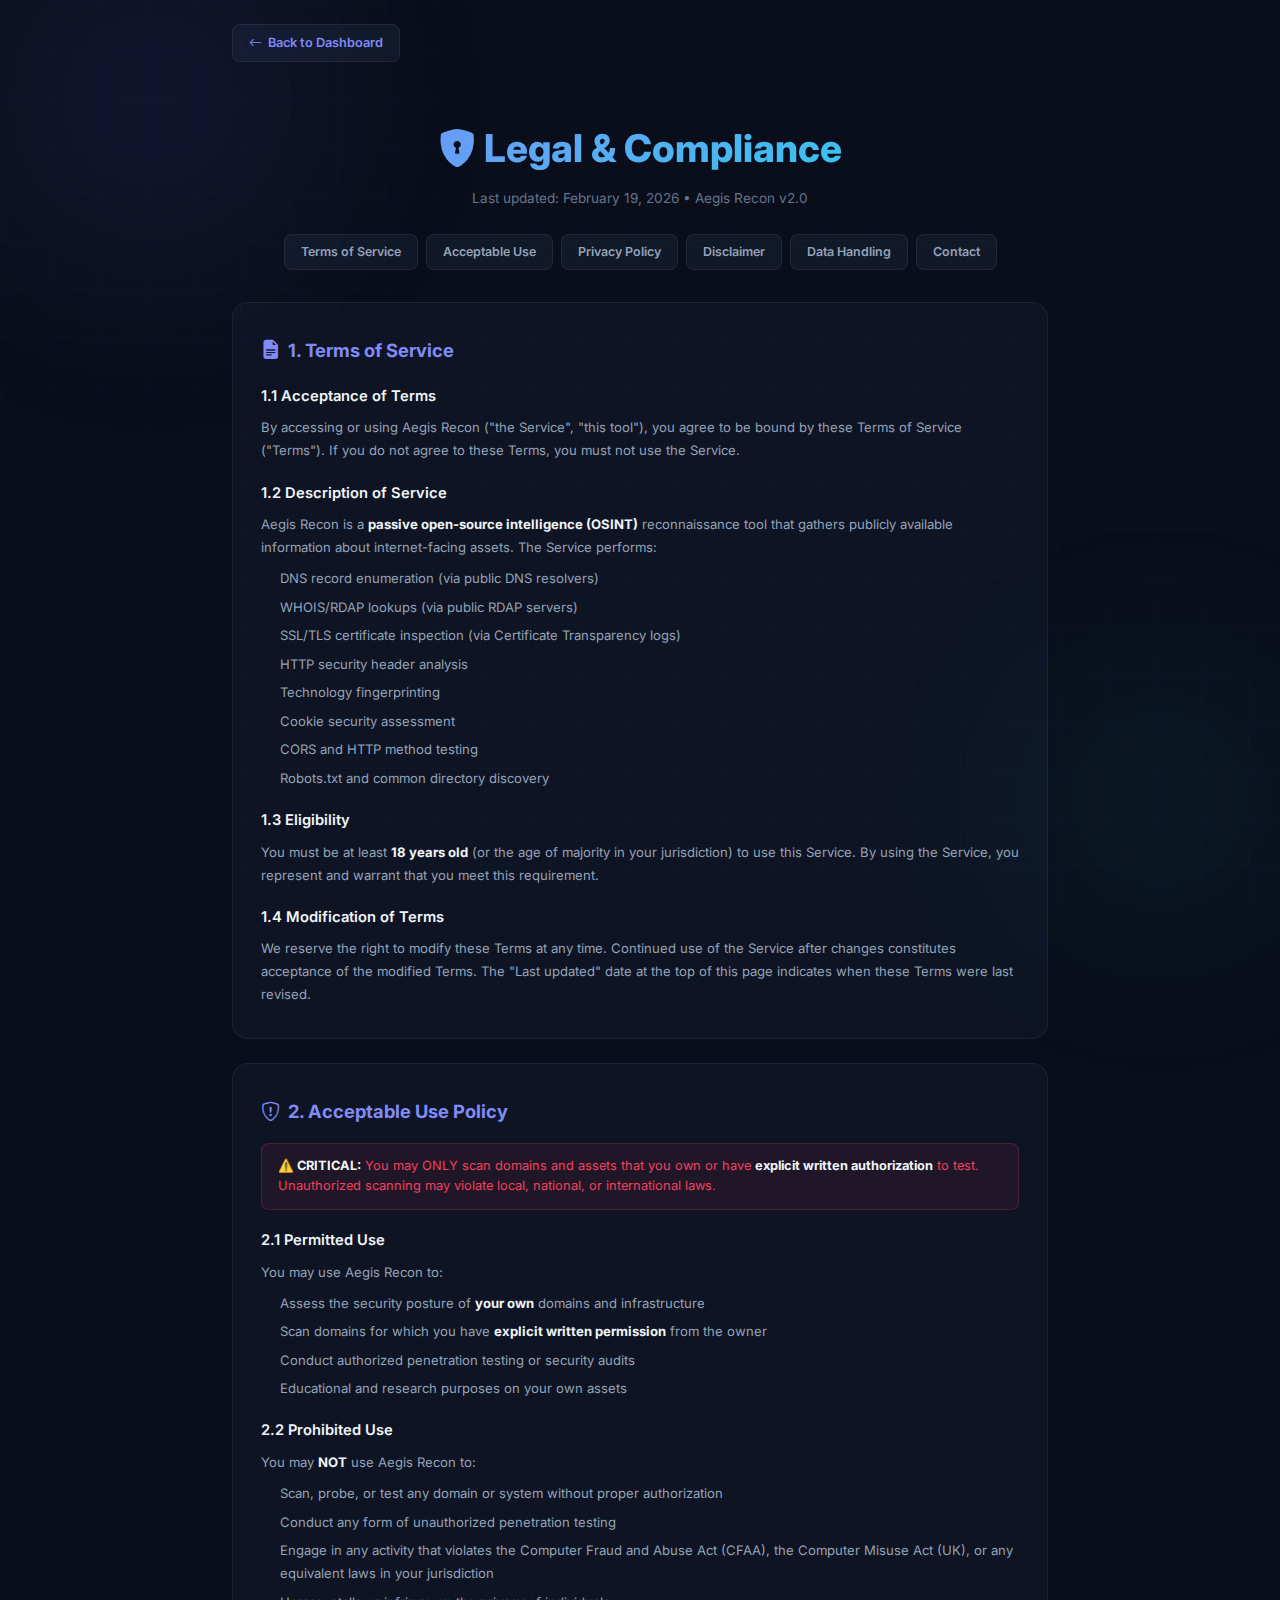
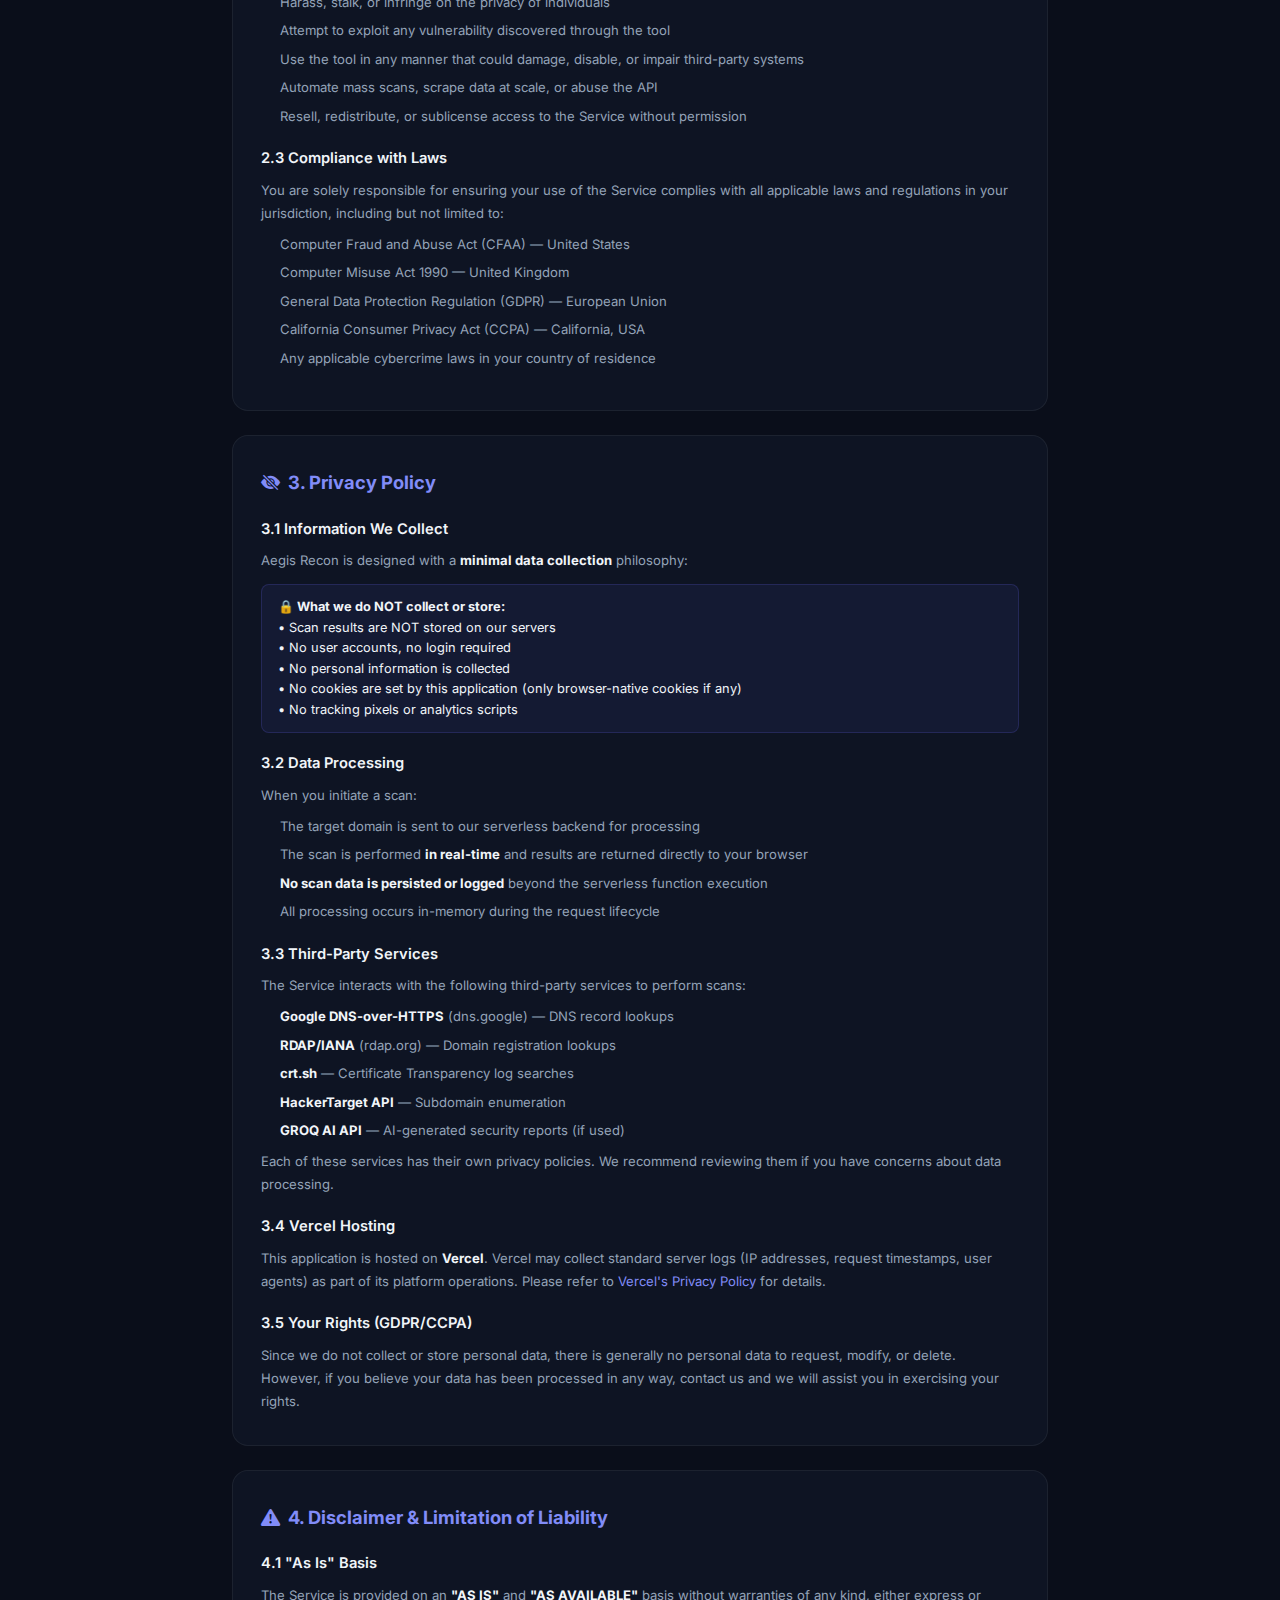
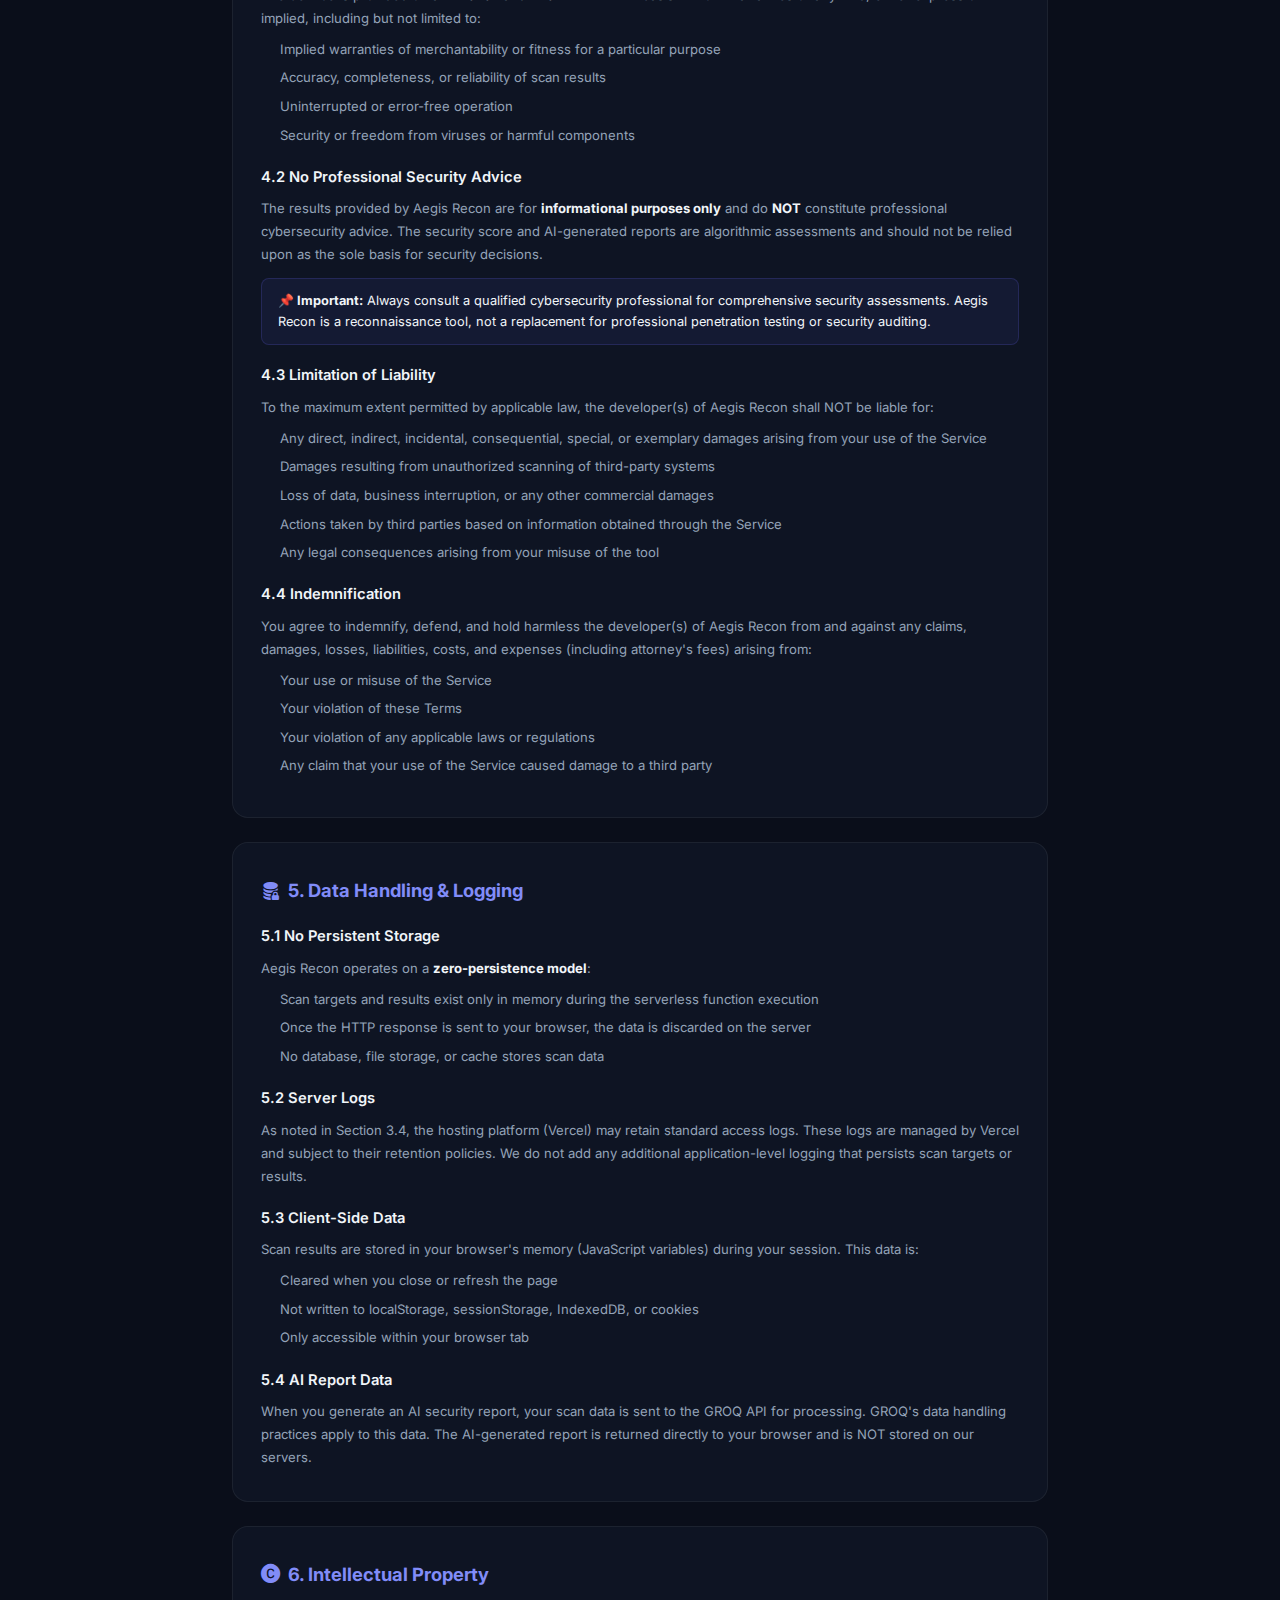
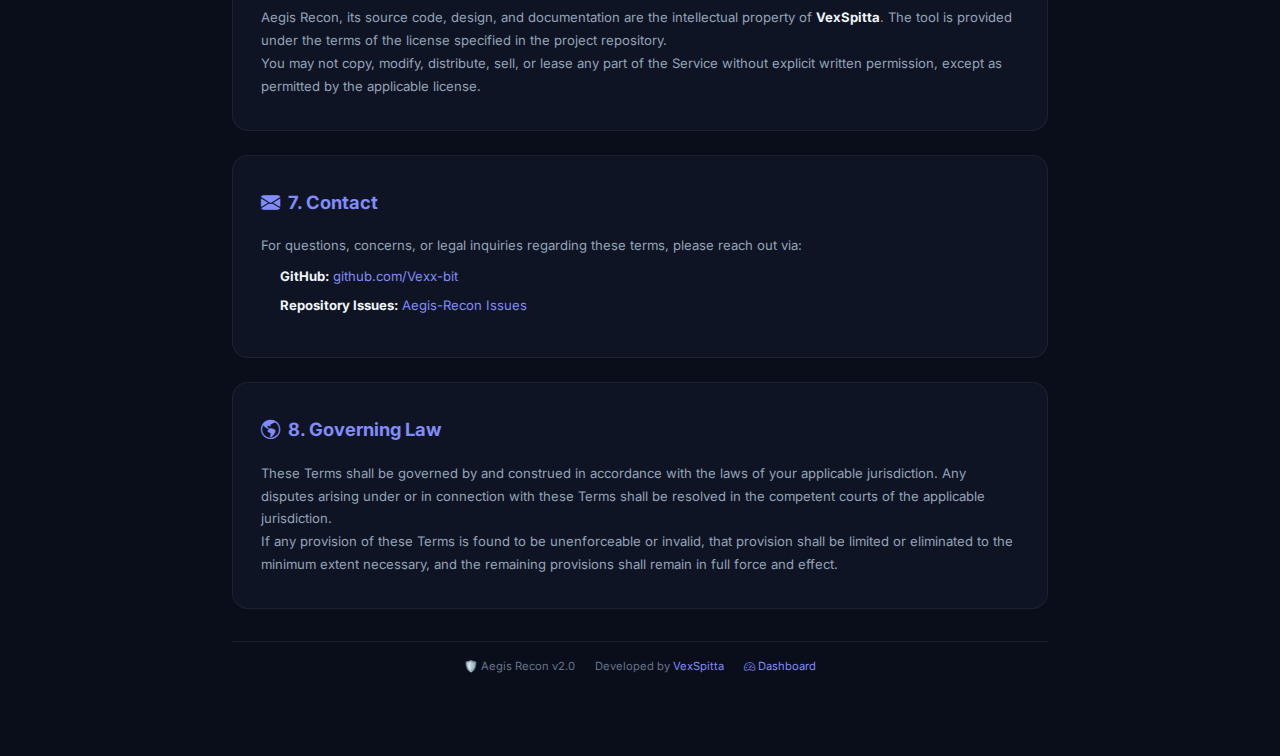
<file: frontend/legal.html>
<!--
╔═══════════════════════════════════════════════════════════════════════════╗
║                            AEGIS RECON                                     ║
║              Legal — Terms of Service, Privacy Policy, Disclaimer          ║
╠═══════════════════════════════════════════════════════════════════════════╣
║  Author: VexSpitta                                                         ║
║  © 2024-2026 VexSpitta. All Rights Reserved.                              ║
╚═══════════════════════════════════════════════════════════════════════════╝
-->
<!doctype html>
<html lang="en">
  <head>
    <meta charset="UTF-8" />
    <meta name="viewport" content="width=device-width, initial-scale=1.0" />
    <title>Legal — AEGIS RECON</title>
    <meta name="author" content="VexSpitta" />
    <meta name="theme-color" content="#0a0e1a" />
    <link rel="preconnect" href="https://fonts.googleapis.com">
    <link rel="preconnect" href="https://fonts.gstatic.com" crossorigin>
    <link href="https://fonts.googleapis.com/css2?family=Inter:wght@400;500;600;700;800;900&family=JetBrains+Mono:wght@400;500;600;700&display=swap" rel="stylesheet" />
    <link href="https://cdn.jsdelivr.net/npm/bootstrap-icons@1.11.0/font/bootstrap-icons.css" rel="stylesheet" />
    <link href="css/aegis.css" rel="stylesheet" />
    <style>
      /* Legal page specific layout */
      .legal-page {
        max-width: 880px;
        margin: 0 auto;
        padding: 1rem 1.25rem 3rem;
      }
      .legal-hero {
        text-align: center;
        padding: 2.5rem 0 1.5rem;
      }
      .legal-hero h1 {
        font-size: clamp(1.6rem, 4vw, 2.4rem);
        font-weight: 800;
        background: linear-gradient(135deg, var(--c-indigo-lt), var(--c-cyan));
        -webkit-background-clip: text;
        background-clip: text;
        -webkit-text-fill-color: transparent;
      }
      .legal-hero p {
        color: var(--c-text-3);
        font-size: .85rem;
        margin-top: .5rem;
      }
      .legal-nav {
        display: flex;
        justify-content: center;
        flex-wrap: wrap;
        gap: .5rem;
        margin-bottom: 2rem;
      }
      .legal-nav a {
        padding: .45rem 1rem;
        border-radius: var(--r-sm);
        background: var(--c-surface);
        border: 1px solid var(--c-border);
        color: var(--c-text-2);
        font-size: .78rem;
        font-weight: 600;
        transition: var(--t-fast);
      }
      .legal-nav a:hover {
        background: var(--c-surface-2);
        color: var(--c-indigo-lt);
        border-color: var(--c-border-lit);
      }
      .legal-section {
        background: var(--glass);
        border: 1px solid var(--glass-border);
        border-radius: var(--r-lg);
        padding: 1.5rem 1.25rem;
        margin-bottom: 1.5rem;
        animation: fade-up .4s var(--ease) both;
      }
      .legal-section h2 {
        font-size: 1.15rem;
        font-weight: 700;
        color: var(--c-indigo-lt);
        margin-bottom: 1rem;
        display: flex;
        align-items: center;
        gap: .5rem;
      }
      .legal-section h2 i { font-size: 1.2rem; }
      .legal-section h3 {
        font-size: .92rem;
        font-weight: 600;
        color: var(--c-text);
        margin: 1.2rem 0 .5rem;
      }
      .legal-section p,
      .legal-section li {
        color: var(--c-text-2);
        font-size: .82rem;
        line-height: 1.75;
      }
      .legal-section ul,
      .legal-section ol {
        padding-left: 1.2rem;
        margin: .5rem 0;
      }
      .legal-section li { margin-bottom: .35rem; }
      .legal-section strong { color: var(--c-text); }
      .legal-section .highlight-box {
        background: rgba(99,102,241,.08);
        border: 1px solid rgba(99,102,241,.2);
        border-radius: var(--r-sm);
        padding: .75rem 1rem;
        margin: .75rem 0;
        font-size: .8rem;
      }
      .legal-section .warning-box {
        background: rgba(244,63,94,.08);
        border: 1px solid rgba(244,63,94,.2);
        border-radius: var(--r-sm);
        padding: .75rem 1rem;
        margin: .75rem 0;
        font-size: .8rem;
        color: var(--c-rose);
      }
      .legal-back {
        display: inline-flex;
        align-items: center;
        gap: .35rem;
        padding: .5rem 1rem;
        border-radius: var(--r-sm);
        background: var(--c-surface);
        border: 1px solid var(--c-border);
        color: var(--c-indigo-lt);
        font-size: .8rem;
        font-weight: 600;
        margin-bottom: 1rem;
        transition: var(--t-fast);
      }
      .legal-back:hover {
        background: var(--c-surface-2);
        border-color: var(--c-border-lit);
      }
      @media (min-width: 600px) {
        .legal-page { padding: 1.5rem 2rem 4rem; }
        .legal-section { padding: 2rem 1.75rem; }
      }
    </style>
  </head>
  <body>

    <!-- Ambient -->
    <div class="ambient-orb ambient-orb--1"></div>
    <div class="ambient-orb ambient-orb--2"></div>
    <div class="grid-lines"></div>

    <div class="legal-page">

      <a href="index.html" class="legal-back"><i class="bi bi-arrow-left"></i> Back to Dashboard</a>

      <div class="legal-hero">
        <h1><i class="bi bi-shield-lock-fill"></i> Legal &amp; Compliance</h1>
        <p>Last updated: February 19, 2026 &bull; Aegis Recon v2.0</p>
      </div>

      <nav class="legal-nav">
        <a href="#tos">Terms of Service</a>
        <a href="#aup">Acceptable Use</a>
        <a href="#privacy">Privacy Policy</a>
        <a href="#disclaimer">Disclaimer</a>
        <a href="#data">Data Handling</a>
        <a href="#contact">Contact</a>
      </nav>

      <!-- ═══════════════════════════════════════════
           1. TERMS OF SERVICE
           ═══════════════════════════════════════════ -->
      <section class="legal-section" id="tos">
        <h2><i class="bi bi-file-earmark-text-fill"></i> 1. Terms of Service</h2>

        <h3>1.1 Acceptance of Terms</h3>
        <p>By accessing or using Aegis Recon ("the Service", "this tool"), you agree to be bound by these Terms of Service ("Terms"). If you do not agree to these Terms, you must not use the Service.</p>

        <h3>1.2 Description of Service</h3>
        <p>Aegis Recon is a <strong>passive open-source intelligence (OSINT)</strong> reconnaissance tool that gathers publicly available information about internet-facing assets. The Service performs:</p>
        <ul>
          <li>DNS record enumeration (via public DNS resolvers)</li>
          <li>WHOIS/RDAP lookups (via public RDAP servers)</li>
          <li>SSL/TLS certificate inspection (via Certificate Transparency logs)</li>
          <li>HTTP security header analysis</li>
          <li>Technology fingerprinting</li>
          <li>Cookie security assessment</li>
          <li>CORS and HTTP method testing</li>
          <li>Robots.txt and common directory discovery</li>
        </ul>

        <h3>1.3 Eligibility</h3>
        <p>You must be at least <strong>18 years old</strong> (or the age of majority in your jurisdiction) to use this Service. By using the Service, you represent and warrant that you meet this requirement.</p>

        <h3>1.4 Modification of Terms</h3>
        <p>We reserve the right to modify these Terms at any time. Continued use of the Service after changes constitutes acceptance of the modified Terms. The "Last updated" date at the top of this page indicates when these Terms were last revised.</p>
      </section>

      <!-- ═══════════════════════════════════════════
           2. ACCEPTABLE USE POLICY
           ═══════════════════════════════════════════ -->
      <section class="legal-section" id="aup">
        <h2><i class="bi bi-shield-exclamation"></i> 2. Acceptable Use Policy</h2>

        <div class="warning-box">
          <strong>⚠️ CRITICAL:</strong> You may ONLY scan domains and assets that you own or have <strong>explicit written authorization</strong> to test. Unauthorized scanning may violate local, national, or international laws.
        </div>

        <h3>2.1 Permitted Use</h3>
        <p>You may use Aegis Recon to:</p>
        <ul>
          <li>Assess the security posture of <strong>your own</strong> domains and infrastructure</li>
          <li>Scan domains for which you have <strong>explicit written permission</strong> from the owner</li>
          <li>Conduct authorized penetration testing or security audits</li>
          <li>Educational and research purposes on your own assets</li>
        </ul>

        <h3>2.2 Prohibited Use</h3>
        <p>You may <strong>NOT</strong> use Aegis Recon to:</p>
        <ul>
          <li>Scan, probe, or test any domain or system without proper authorization</li>
          <li>Conduct any form of unauthorized penetration testing</li>
          <li>Engage in any activity that violates the Computer Fraud and Abuse Act (CFAA), the Computer Misuse Act (UK), or any equivalent laws in your jurisdiction</li>
          <li>Harass, stalk, or infringe on the privacy of individuals</li>
          <li>Attempt to exploit any vulnerability discovered through the tool</li>
          <li>Use the tool in any manner that could damage, disable, or impair third-party systems</li>
          <li>Automate mass scans, scrape data at scale, or abuse the API</li>
          <li>Resell, redistribute, or sublicense access to the Service without permission</li>
        </ul>

        <h3>2.3 Compliance with Laws</h3>
        <p>You are solely responsible for ensuring your use of the Service complies with all applicable laws and regulations in your jurisdiction, including but not limited to:</p>
        <ul>
          <li>Computer Fraud and Abuse Act (CFAA) — United States</li>
          <li>Computer Misuse Act 1990 — United Kingdom</li>
          <li>General Data Protection Regulation (GDPR) — European Union</li>
          <li>California Consumer Privacy Act (CCPA) — California, USA</li>
          <li>Any applicable cybercrime laws in your country of residence</li>
        </ul>
      </section>

      <!-- ═══════════════════════════════════════════
           3. PRIVACY POLICY
           ═══════════════════════════════════════════ -->
      <section class="legal-section" id="privacy">
        <h2><i class="bi bi-eye-slash-fill"></i> 3. Privacy Policy</h2>

        <h3>3.1 Information We Collect</h3>
        <p>Aegis Recon is designed with a <strong>minimal data collection</strong> philosophy:</p>

        <div class="highlight-box">
          <strong>🔒 What we do NOT collect or store:</strong><br>
          • Scan results are NOT stored on our servers<br>
          • No user accounts, no login required<br>
          • No personal information is collected<br>
          • No cookies are set by this application (only browser-native cookies if any)<br>
          • No tracking pixels or analytics scripts
        </div>

        <h3>3.2 Data Processing</h3>
        <p>When you initiate a scan:</p>
        <ul>
          <li>The target domain is sent to our serverless backend for processing</li>
          <li>The scan is performed <strong>in real-time</strong> and results are returned directly to your browser</li>
          <li><strong>No scan data is persisted or logged</strong> beyond the serverless function execution</li>
          <li>All processing occurs in-memory during the request lifecycle</li>
        </ul>

        <h3>3.3 Third-Party Services</h3>
        <p>The Service interacts with the following third-party services to perform scans:</p>
        <ul>
          <li><strong>Google DNS-over-HTTPS</strong> (dns.google) — DNS record lookups</li>
          <li><strong>RDAP/IANA</strong> (rdap.org) — Domain registration lookups</li>
          <li><strong>crt.sh</strong> — Certificate Transparency log searches</li>
          <li><strong>HackerTarget API</strong> — Subdomain enumeration</li>
          <li><strong>GROQ AI API</strong> — AI-generated security reports (if used)</li>
        </ul>
        <p>Each of these services has their own privacy policies. We recommend reviewing them if you have concerns about data processing.</p>

        <h3>3.4 Vercel Hosting</h3>
        <p>This application is hosted on <strong>Vercel</strong>. Vercel may collect standard server logs (IP addresses, request timestamps, user agents) as part of its platform operations. Please refer to <a href="https://vercel.com/legal/privacy-policy" target="_blank" rel="noopener">Vercel's Privacy Policy</a> for details.</p>

        <h3>3.5 Your Rights (GDPR/CCPA)</h3>
        <p>Since we do not collect or store personal data, there is generally no personal data to request, modify, or delete. However, if you believe your data has been processed in any way, contact us and we will assist you in exercising your rights.</p>
      </section>

      <!-- ═══════════════════════════════════════════
           4. DISCLAIMER & LIABILITY
           ═══════════════════════════════════════════ -->
      <section class="legal-section" id="disclaimer">
        <h2><i class="bi bi-exclamation-triangle-fill"></i> 4. Disclaimer &amp; Limitation of Liability</h2>

        <h3>4.1 "As Is" Basis</h3>
        <p>The Service is provided on an <strong>"AS IS"</strong> and <strong>"AS AVAILABLE"</strong> basis without warranties of any kind, either express or implied, including but not limited to:</p>
        <ul>
          <li>Implied warranties of merchantability or fitness for a particular purpose</li>
          <li>Accuracy, completeness, or reliability of scan results</li>
          <li>Uninterrupted or error-free operation</li>
          <li>Security or freedom from viruses or harmful components</li>
        </ul>

        <h3>4.2 No Professional Security Advice</h3>
        <p>The results provided by Aegis Recon are for <strong>informational purposes only</strong> and do <strong>NOT</strong> constitute professional cybersecurity advice. The security score and AI-generated reports are algorithmic assessments and should not be relied upon as the sole basis for security decisions.</p>

        <div class="highlight-box">
          <strong>📌 Important:</strong> Always consult a qualified cybersecurity professional for comprehensive security assessments. Aegis Recon is a reconnaissance tool, not a replacement for professional penetration testing or security auditing.
        </div>

        <h3>4.3 Limitation of Liability</h3>
        <p>To the maximum extent permitted by applicable law, the developer(s) of Aegis Recon shall NOT be liable for:</p>
        <ul>
          <li>Any direct, indirect, incidental, consequential, special, or exemplary damages arising from your use of the Service</li>
          <li>Damages resulting from unauthorized scanning of third-party systems</li>
          <li>Loss of data, business interruption, or any other commercial damages</li>
          <li>Actions taken by third parties based on information obtained through the Service</li>
          <li>Any legal consequences arising from your misuse of the tool</li>
        </ul>

        <h3>4.4 Indemnification</h3>
        <p>You agree to indemnify, defend, and hold harmless the developer(s) of Aegis Recon from and against any claims, damages, losses, liabilities, costs, and expenses (including attorney's fees) arising from:</p>
        <ul>
          <li>Your use or misuse of the Service</li>
          <li>Your violation of these Terms</li>
          <li>Your violation of any applicable laws or regulations</li>
          <li>Any claim that your use of the Service caused damage to a third party</li>
        </ul>
      </section>

      <!-- ═══════════════════════════════════════════
           5. DATA HANDLING & LOGGING
           ═══════════════════════════════════════════ -->
      <section class="legal-section" id="data">
        <h2><i class="bi bi-database-fill-lock"></i> 5. Data Handling &amp; Logging</h2>

        <h3>5.1 No Persistent Storage</h3>
        <p>Aegis Recon operates on a <strong>zero-persistence model</strong>:</p>
        <ul>
          <li>Scan targets and results exist only in memory during the serverless function execution</li>
          <li>Once the HTTP response is sent to your browser, the data is discarded on the server</li>
          <li>No database, file storage, or cache stores scan data</li>
        </ul>

        <h3>5.2 Server Logs</h3>
        <p>As noted in Section 3.4, the hosting platform (Vercel) may retain standard access logs. These logs are managed by Vercel and subject to their retention policies. We do not add any additional application-level logging that persists scan targets or results.</p>

        <h3>5.3 Client-Side Data</h3>
        <p>Scan results are stored in your browser's memory (JavaScript variables) during your session. This data is:</p>
        <ul>
          <li>Cleared when you close or refresh the page</li>
          <li>Not written to localStorage, sessionStorage, IndexedDB, or cookies</li>
          <li>Only accessible within your browser tab</li>
        </ul>

        <h3>5.4 AI Report Data</h3>
        <p>When you generate an AI security report, your scan data is sent to the GROQ API for processing. GROQ's data handling practices apply to this data. The AI-generated report is returned directly to your browser and is NOT stored on our servers.</p>
      </section>

      <!-- ═══════════════════════════════════════════
           6. INTELLECTUAL PROPERTY
           ═══════════════════════════════════════════ -->
      <section class="legal-section" id="ip">
        <h2><i class="bi bi-c-circle-fill"></i> 6. Intellectual Property</h2>
        <p>Aegis Recon, its source code, design, and documentation are the intellectual property of <strong>VexSpitta</strong>. The tool is provided under the terms of the license specified in the project repository.</p>
        <p>You may not copy, modify, distribute, sell, or lease any part of the Service without explicit written permission, except as permitted by the applicable license.</p>
      </section>

      <!-- ═══════════════════════════════════════════
           7. CONTACT
           ═══════════════════════════════════════════ -->
      <section class="legal-section" id="contact">
        <h2><i class="bi bi-envelope-fill"></i> 7. Contact</h2>
        <p>For questions, concerns, or legal inquiries regarding these terms, please reach out via:</p>
        <ul>
          <li><strong>GitHub:</strong> <a href="https://github.com/Vexx-bit" target="_blank" rel="noopener">github.com/Vexx-bit</a></li>
          <li><strong>Repository Issues:</strong> <a href="https://github.com/Vexx-bit/Aegis-Recon/issues" target="_blank" rel="noopener">Aegis-Recon Issues</a></li>
        </ul>
      </section>

      <!-- ═══════════════════════════════════════════
           8. GOVERNING LAW
           ═══════════════════════════════════════════ -->
      <section class="legal-section">
        <h2><i class="bi bi-globe-americas"></i> 8. Governing Law</h2>
        <p>These Terms shall be governed by and construed in accordance with the laws of your applicable jurisdiction. Any disputes arising under or in connection with these Terms shall be resolved in the competent courts of the applicable jurisdiction.</p>
        <p>If any provision of these Terms is found to be unenforceable or invalid, that provision shall be limited or eliminated to the minimum extent necessary, and the remaining provisions shall remain in full force and effect.</p>
      </section>

      <!-- Footer -->
      <footer class="site-footer" style="margin-top: 2rem;">
        <span>🛡️ Aegis Recon v2.0</span>
        <span>Developed by <a href="https://github.com/Vexx-bit" target="_blank" rel="noopener">VexSpitta</a></span>
        <a href="index.html"><i class="bi bi-speedometer2"></i> Dashboard</a>
      </footer>

    </div>

  </body>
</html>
</file>
<file: frontend/css/aegis.css>
/**
 * ╔═══════════════════════════════════════════════════════════════════════════╗
 * ║  AEGIS RECON v2.0 — Custom CSS                                            ║
 * ║  Mobile-First • CSS Grid • Zero Bootstrap                                 ║
 * ║  Author: VexSpitta | https://github.com/Vexx-bit                          ║
 * ╚═══════════════════════════════════════════════════════════════════════════╝
 *
 *  BREAKPOINTS
 *  ───────────
 *  default    → mobile   (0 – 599px)
 *  @600px     → tablet portrait
 *  @900px     → tablet landscape / small laptop
 *  @1200px    → laptop / desktop
 *  @1600px    → large monitor
 */

/* ═══════════════════════════════════════════════
   DESIGN TOKENS
   ═══════════════════════════════════════════════ */
:root {
  /* Palette */
  --c-bg:         #0a0e1a;
  --c-surface:    #111827;
  --c-surface-2:  #1e293b;
  --c-surface-3:  #334155;
  --c-border:     rgba(255,255,255,.07);
  --c-border-lit: rgba(99,102,241,.25);

  --c-text:       #f1f5f9;
  --c-text-2:     #94a3b8;
  --c-text-3:     #64748b;

  --c-indigo:     #6366f1;
  --c-indigo-lt:  #818cf8;
  --c-cyan:       #22d3ee;
  --c-emerald:    #10b981;
  --c-rose:       #f43f5e;
  --c-amber:      #f59e0b;
  --c-purple:     #a855f7;

  /* Functional */
  --c-success:    #10b981;
  --c-warning:    #f59e0b;
  --c-danger:     #f43f5e;
  --c-info:       #22d3ee;

  /* Glass */
  --glass:        rgba(17,24,39,.72);
  --glass-border: rgba(255,255,255,.06);
  --glass-glow:   0 0 40px rgba(99,102,241,.12);

  /* Radii */
  --r-sm:  8px;
  --r-md:  12px;
  --r-lg:  16px;
  --r-xl:  24px;

  /* Shadows */
  --shadow-sm: 0 1px 3px rgba(0,0,0,.3);
  --shadow-md: 0 4px 20px rgba(0,0,0,.35);
  --shadow-lg: 0 8px 40px rgba(0,0,0,.45);

  /* Transitions */
  --ease: cubic-bezier(.4,0,.2,1);
  --t-fast: .15s var(--ease);
  --t-norm: .3s var(--ease);

  /* Type */
  --ff-sans: 'Inter', -apple-system, BlinkMacSystemFont, 'Segoe UI', Roboto, sans-serif;
  --ff-mono: 'JetBrains Mono', 'Fira Code', 'Consolas', monospace;
}

/* ═══════════════════════════════════════════════
   RESET & BASE
   ═══════════════════════════════════════════════ */
*, *::before, *::after { box-sizing: border-box; margin: 0; padding: 0; }

html {
  font-size: 15px;            /* scale root for mobile */
  -webkit-text-size-adjust: 100%;
  scroll-behavior: smooth;
}
@media (min-width:600px)  { html { font-size: 15px; } }
@media (min-width:1200px) { html { font-size: 16px; } }

body {
  font-family: var(--ff-sans);
  background: var(--c-bg);
  color: var(--c-text);
  line-height: 1.6;
  min-height: 100vh;
  overflow-x: hidden;
  -webkit-font-smoothing: antialiased;
}

a { color: var(--c-indigo-lt); text-decoration: none; }
a:hover { color: var(--c-cyan); }

img, svg { display: block; max-width: 100%; }

ul, ol { list-style: none; }

code, pre { font-family: var(--ff-mono); }

::-webkit-scrollbar { width: 6px; height: 6px; }
::-webkit-scrollbar-track { background: var(--c-bg); }
::-webkit-scrollbar-thumb { background: var(--c-surface-3); border-radius: 3px; }
::-webkit-scrollbar-thumb:hover { background: var(--c-indigo); }

::selection { background: rgba(99,102,241,.35); color: #fff; }

/* ═══════════════════════════════════════════════
   AMBIENT EFFECTS
   ═══════════════════════════════════════════════ */
.ambient-orb {
  position: fixed;
  border-radius: 50%;
  filter: blur(100px);
  pointer-events: none;
  z-index: 0;
  opacity: .45;
}
.ambient-orb--1 {
  width: 500px; height: 500px;
  top: -150px; left: -100px;
  background: radial-gradient(circle, rgba(99,102,241,.35), transparent 70%);
  animation: float-orb 18s ease-in-out infinite alternate;
}
.ambient-orb--2 {
  width: 400px; height: 400px;
  bottom: -100px; right: -80px;
  background: radial-gradient(circle, rgba(34,211,238,.25), transparent 70%);
  animation: float-orb 22s ease-in-out infinite alternate-reverse;
}
@keyframes float-orb {
  0%   { transform: translate(0, 0) scale(1); }
  100% { transform: translate(40px, -30px) scale(1.15); }
}

.grid-lines {
  position: fixed; inset: 0; z-index: 0; pointer-events: none;
  background-image:
    linear-gradient(rgba(99,102,241,.03) 1px, transparent 1px),
    linear-gradient(90deg, rgba(99,102,241,.03) 1px, transparent 1px);
  background-size: 48px 48px;
}

/* ═══════════════════════════════════════════════
   APP SHELL
   ═══════════════════════════════════════════════ */
.app {
  position: relative;
  z-index: 1;
  width: 100%;
  max-width: 1800px;
  margin: 0 auto;
  padding: .75rem;
  display: flex;
  flex-direction: column;
  gap: .75rem;
}
@media (min-width:600px)  { .app { padding: 1rem; gap: 1rem; } }
@media (min-width:1200px) { .app { padding: 1.5rem; gap: 1.25rem; } }

/* ═══════════════════════════════════════════════
   TOP BAR
   ═══════════════════════════════════════════════ */
.topbar {
  display: flex;
  justify-content: space-between;
  align-items: center;
  padding: .75rem 1rem;
  background: var(--glass);
  backdrop-filter: blur(24px);
  border: 1px solid var(--glass-border);
  border-radius: var(--r-lg);
}
.topbar__brand {
  display: flex;
  align-items: center;
}
.topbar__logo-link {
  display: flex;
  align-items: center;
}
.topbar__logo {
  height: 40px;
  width: auto;
}
.topbar__right {
  display: flex;
  align-items: center;
  gap: .5rem;
}
@media (min-width:600px) {
  .topbar { padding: 1rem 1.5rem; }
  .topbar__logo { height: 48px; }
}
@media (min-width:1200px) {
  .topbar__logo { height: 54px; }
}

/* ═══════════════════════════════════════════════
   BUTTONS
   ═══════════════════════════════════════════════ */
.btn {
  display: inline-flex;
  align-items: center;
  justify-content: center;
  gap: .45rem;
  padding: .55rem 1.1rem;
  border-radius: var(--r-sm);
  font-family: var(--ff-sans);
  font-weight: 600;
  font-size: .8rem;
  border: none;
  cursor: pointer;
  transition: all var(--t-norm);
  white-space: nowrap;
  position: relative;
  overflow: hidden;
}
.btn::after {
  content: '';
  position: absolute; inset: 0;
  background: linear-gradient(90deg, transparent, rgba(255,255,255,.12), transparent);
  transform: translateX(-100%);
  transition: transform .5s ease;
}
.btn:hover::after { transform: translateX(100%); }

.btn--primary {
  background: linear-gradient(135deg, var(--c-indigo), #4f46e5);
  color: #fff;
  box-shadow: 0 4px 16px rgba(99,102,241,.35);
}
.btn--primary:hover {
  box-shadow: 0 6px 28px rgba(99,102,241,.5);
  transform: translateY(-1px);
}

.btn--accent {
  background: linear-gradient(135deg, var(--c-cyan), var(--c-indigo));
  color: #fff;
  box-shadow: 0 4px 16px rgba(34,211,238,.25);
}
.btn--accent:hover {
  box-shadow: 0 6px 28px rgba(34,211,238,.4);
  transform: translateY(-1px);
}

.btn--ghost {
  background: transparent;
  border: 1px solid var(--c-border);
  color: var(--c-text-2);
}
.btn--ghost:hover {
  border-color: var(--c-indigo);
  color: var(--c-text);
  background: rgba(99,102,241,.08);
}

.btn--sm { padding: .4rem .75rem; font-size: .72rem; }
.btn--full { width: 100%; }
.btn:disabled { opacity: .45; pointer-events: none; }

/* ═══════════════════════════════════════════════
   SCAN SECTION
   ═══════════════════════════════════════════════ */
.scan-section {
  background: var(--glass);
  backdrop-filter: blur(24px);
  border: 1px solid var(--glass-border);
  border-radius: var(--r-lg);
  padding: 1rem;
}
.scan-form {
  display: flex;
  flex-direction: column;
  gap: .6rem;
}
@media (min-width:600px) {
  .scan-form { flex-direction: row; }
}

.scan-input-group {
  flex: 1;
  position: relative;
  display: flex;
  align-items: center;
}
.scan-icon {
  position: absolute;
  left: .85rem;
  font-size: 1.1rem;
  background: linear-gradient(135deg, var(--c-indigo), var(--c-cyan));
  -webkit-background-clip: text;
  -webkit-text-fill-color: transparent;
  background-clip: text;
  pointer-events: none;
}
.scan-input {
  width: 100%;
  padding: .85rem 1rem .85rem 2.6rem;
  border: 2px solid var(--c-border);
  border-radius: var(--r-sm);
  background: var(--c-surface);
  color: var(--c-text);
  font-family: var(--ff-mono);
  font-size: .85rem;
  transition: all var(--t-norm);
}
.scan-input::placeholder { color: var(--c-text-3); font-family: var(--ff-sans); }
.scan-input:focus {
  outline: none;
  border-color: var(--c-indigo);
  box-shadow: 0 0 0 4px rgba(99,102,241,.12), 0 0 24px rgba(99,102,241,.08);
  background: var(--c-surface-2);
}
.btn--scan {
  padding: .85rem 1.5rem;
  font-size: .85rem;
}
.scan-hint {
  margin-top: .5rem;
  font-size: .68rem;
  color: var(--c-text-3);
  text-align: center;
}

/* Consent checkbox */
.consent-check {
  display: flex;
  align-items: flex-start;
  gap: .5rem;
  margin-top: .75rem;
  cursor: pointer;
  -webkit-user-select: none;
  user-select: none;
}
.consent-check input[type="checkbox"] {
  position: absolute;
  opacity: 0;
  width: 0; height: 0;
}
.consent-check__box {
  flex-shrink: 0;
  width: 20px; height: 20px;
  border-radius: 5px;
  border: 2px solid var(--c-surface-3);
  background: var(--c-surface);
  display: inline-flex;
  align-items: center;
  justify-content: center;
  transition: all var(--t-fast);
  margin-top: 1px;
}
.consent-check__box i {
  font-size: .7rem;
  color: transparent;
  transition: color var(--t-fast);
}
.consent-check input:checked ~ .consent-check__box {
  background: var(--c-indigo);
  border-color: var(--c-indigo);
}
.consent-check input:checked ~ .consent-check__box i {
  color: #fff;
}
.consent-check input:focus-visible ~ .consent-check__box {
  box-shadow: 0 0 0 3px rgba(99,102,241,.3);
}
.consent-check__text {
  font-size: .72rem;
  line-height: 1.5;
  color: var(--c-text-2);
}
.consent-check__text strong { color: var(--c-text); }
.consent-check__text a { color: var(--c-indigo-lt); text-decoration: underline; }
.consent-check__text a:hover { color: var(--c-cyan); }

.consent-check--error .consent-check__box {
  border-color: var(--c-rose);
  box-shadow: 0 0 0 3px rgba(244,63,94,.2);
  animation: shake .4s ease;
}
@keyframes shake {
  0%, 100% { transform: translateX(0); }
  25% { transform: translateX(-4px); }
  75% { transform: translateX(4px); }
}

/* Footer separator & branding */
.footer-sep { color: var(--c-text-3); font-size: .6rem; }

.powered-by {
  display: inline-flex;
  align-items: center;
  gap: .4rem;
  color: var(--c-text-3) !important;
  font-size: .7rem;
  transition: opacity var(--t-fast);
}
.powered-by:hover { opacity: .8; color: var(--c-text-2) !important; }
.powered-by span { white-space: nowrap; }
.footer-logo {
  height: 18px;
  width: auto;
  display: inline-block;
  vertical-align: middle;
  opacity: .85;
  transition: opacity var(--t-fast);
}
.powered-by:hover .footer-logo { opacity: 1; }

.footer-brand {
  display: inline-flex;
  align-items: center;
  gap: .35rem;
}
.footer-icon {
  height: 16px;
  width: auto;
  display: inline-block;
  vertical-align: middle;
}

/* ═══════════════════════════════════════════════
   PULSE BADGE (Scanning indicator)
   ═══════════════════════════════════════════════ */
.pulse-badge {
  display: inline-flex;
  align-items: center;
  gap: .4rem;
  padding: .3rem .75rem;
  border-radius: 20px;
  font-size: .72rem;
  font-weight: 600;
  color: var(--c-cyan);
  background: rgba(34,211,238,.1);
  border: 1px solid rgba(34,211,238,.25);
}
.pulse-dot {
  width: 7px; height: 7px;
  border-radius: 50%;
  background: var(--c-cyan);
  animation: pulse-glow 1.4s ease-in-out infinite;
}
@keyframes pulse-glow {
  0%, 100% { opacity: 1; box-shadow: 0 0 0 0 rgba(34,211,238,.4); }
  50%      { opacity: .5; box-shadow: 0 0 0 6px rgba(34,211,238,0); }
}

/* ═══════════════════════════════════════════════
   STATUS BAR
   ═══════════════════════════════════════════════ */
.status-bar {
  background: var(--glass);
  backdrop-filter: blur(24px);
  border: 1px solid var(--glass-border);
  border-radius: var(--r-md);
  padding: .75rem 1rem;
}
.status-bar__inner {
  display: flex;
  align-items: center;
  gap: .75rem;
  flex-wrap: wrap;
}
.status-spinner {
  width: 18px; height: 18px;
  border: 2px solid rgba(99,102,241,.2);
  border-top-color: var(--c-indigo);
  border-radius: 50%;
  animation: spin .8s linear infinite;
  flex-shrink: 0;
}
@keyframes spin { to { transform: rotate(360deg); } }
.status-info { flex: 1; min-width: 0; }
.status-info strong { color: var(--c-text); font-size: .85rem; margin-right: .5rem; }
.status-info span, #statusMessage { color: var(--c-cyan); font-size: .75rem; }
.progress-track {
  width: 100%;
  height: 5px;
  background: rgba(255,255,255,.05);
  border-radius: 3px;
  overflow: hidden;
}
@media (min-width:600px) { .progress-track { width: 200px; } }
.progress-fill {
  height: 100%;
  width: 0%;
  background: linear-gradient(90deg, var(--c-indigo), var(--c-cyan));
  border-radius: 3px;
  transition: width .4s var(--ease);
  position: relative;
}
.progress-fill::after {
  content: '';
  position: absolute; inset: 0;
  background: linear-gradient(90deg, transparent, rgba(255,255,255,.3), transparent);
  animation: shimmer 2s infinite;
}
@keyframes shimmer { 0% { transform: translateX(-100%); } 100% { transform: translateX(100%); } }

.hidden { display: none !important; }

/* ═══════════════════════════════════════════════
   STATS STRIP
   ═══════════════════════════════════════════════ */
.stats-strip {
  display: grid;
  grid-template-columns: repeat(2, 1fr);
  gap: .6rem;
}
@media (min-width:600px)  { .stats-strip { grid-template-columns: repeat(3, 1fr); } }
@media (min-width:900px)  { .stats-strip { grid-template-columns: repeat(5, 1fr); } }

.stat {
  display: flex;
  align-items: center;
  gap: .65rem;
  padding: .85rem 1rem;
  background: var(--glass);
  backdrop-filter: blur(16px);
  border: 1px solid var(--glass-border);
  border-radius: var(--r-md);
  transition: all var(--t-norm);
  position: relative;
  overflow: hidden;
}
.stat::before {
  content: '';
  position: absolute;
  top: 0; left: 0; width: 3px; height: 100%;
  border-radius: 0 2px 2px 0;
  opacity: 0;
  transition: opacity var(--t-norm);
}
.stat:hover { transform: translateY(-2px); box-shadow: var(--glass-glow); }
.stat:hover::before { opacity: 1; }

.stat--indigo::before { background: var(--c-indigo); }
.stat--emerald::before { background: var(--c-emerald); }
.stat--rose::before    { background: var(--c-rose); }
.stat--cyan::before    { background: var(--c-cyan); }
.stat--amber::before   { background: var(--c-amber); }

.stat__icon {
  font-size: 1.35rem;
  opacity: .6;
}
.stat--indigo .stat__icon { color: var(--c-indigo); }
.stat--emerald .stat__icon { color: var(--c-emerald); }
.stat--rose .stat__icon    { color: var(--c-rose); }
.stat--cyan .stat__icon    { color: var(--c-cyan); }
.stat--amber .stat__icon   { color: var(--c-amber); }

.stat__num {
  display: block;
  font-size: 1.55rem;
  font-weight: 800;
  line-height: 1.1;
}
.stat--indigo .stat__num { color: var(--c-indigo-lt); }
.stat--emerald .stat__num { color: var(--c-emerald); }
.stat--rose .stat__num    { color: var(--c-rose); }
.stat--cyan .stat__num    { color: var(--c-cyan); }
.stat--amber .stat__num   { color: var(--c-amber); }

.stat__label {
  display: block;
  font-size: .6rem;
  text-transform: uppercase;
  letter-spacing: .12em;
  color: var(--c-text-3);
  font-weight: 600;
}

/* ═══════════════════════════════════════════════
   SECURITY SCORE SECTION
   ═══════════════════════════════════════════════ */
.score-section {
  display: flex;
  flex-direction: column;
  align-items: center;
  gap: 1rem;
  padding: 1.5rem 1rem;
  background: var(--glass);
  backdrop-filter: blur(24px);
  border: 1px solid var(--glass-border);
  border-radius: var(--r-lg);
  text-align: center;
}
@media (min-width:600px) {
  .score-section {
    flex-direction: row;
    text-align: left;
    padding: 1.5rem 2rem;
    gap: 2rem;
  }
}
.score-ring-wrap {
  position: relative;
  width: 110px; height: 110px;
  flex-shrink: 0;
}
.score-svg { width: 100%; height: 100%; transform: rotate(-90deg); }
.score-track {
  fill: none;
  stroke: rgba(255,255,255,.06);
  stroke-width: 8;
}
.score-arc {
  fill: none;
  stroke: url(#scoreGrad);
  stroke-width: 8;
  stroke-linecap: round;
  transition: stroke-dashoffset 1.2s var(--ease);
}
/* fallback solid color if gradient not supported */
.score-arc { stroke: var(--c-indigo); }

.score-center {
  position: absolute;
  inset: 0;
  display: flex;
  flex-direction: column;
  align-items: center;
  justify-content: center;
}
.score-val {
  font-size: 1.8rem;
  font-weight: 900;
  line-height: 1;
}
.score-max {
  font-size: .6rem;
  color: var(--c-text-3);
  font-weight: 600;
}
.score-detail { flex: 1; min-width: 0; }
.score-title {
  font-size: 1rem;
  font-weight: 700;
  margin-bottom: .25rem;
}
.score-desc {
  font-size: .75rem;
  color: var(--c-text-3);
  margin-bottom: .5rem;
  line-height: 1.5;
}
.score-factors {
  display: flex;
  flex-wrap: wrap;
  gap: .35rem;
}
.score-factor {
  font-size: .62rem;
  padding: .2rem .5rem;
  border-radius: 4px;
  font-family: var(--ff-mono);
  font-weight: 500;
}
.score-factor--pos { background: rgba(16,185,129,.12); color: var(--c-emerald); border: 1px solid rgba(16,185,129,.2); }
.score-factor--neg { background: rgba(244,63,94,.1); color: var(--c-rose); border: 1px solid rgba(244,63,94,.2); }

/* ═══════════════════════════════════════════════
   MAIN DASHBOARD GRID
   ═══════════════════════════════════════════════ */
.dashboard {
  display: grid;
  gap: .75rem;
  grid-template-columns: 1fr;
}
@media (min-width:600px) {
  .dashboard { grid-template-columns: repeat(2, 1fr); gap: 1rem; }
}
@media (min-width:1200px) {
  .dashboard { grid-template-columns: 1.3fr 1fr 1fr; gap: 1.1rem; }
}
@media (min-width:1600px) {
  .dashboard { grid-template-columns: 1.4fr 1fr 1fr; gap: 1.25rem; }
}

.dashboard__col {
  display: flex;
  flex-direction: column;
  gap: .75rem;
}
@media (min-width:600px) {
  .dashboard__col { gap: 1rem; }
}
/* On tablet, let col-a span full width */
@media (min-width:600px) and (max-width:1199px) {
  .dashboard__col--a { grid-column: 1 / -1; }
}

/* ═══════════════════════════════════════════════
   CARDS
   ═══════════════════════════════════════════════ */
.card {
  background: var(--glass);
  backdrop-filter: blur(16px);
  border: 1px solid var(--glass-border);
  border-radius: var(--r-md);
  overflow: hidden;
  transition: border-color var(--t-norm), box-shadow var(--t-norm);
}
.card:hover {
  border-color: var(--c-border-lit);
  box-shadow: 0 0 24px rgba(99,102,241,.06);
}
.card__head {
  display: flex;
  justify-content: space-between;
  align-items: center;
  padding: .75rem 1rem;
  border-bottom: 1px solid var(--c-border);
}
.card__head h2 {
  font-size: .68rem;
  text-transform: uppercase;
  letter-spacing: .12em;
  color: var(--c-text-3);
  font-weight: 700;
  display: flex;
  align-items: center;
  gap: .45rem;
}
.card__head h2 i { color: var(--c-indigo-lt); font-size: .9rem; }
.card__body {
  padding: 1rem;
}
.card--actions .card__body {
  display: flex;
  flex-direction: column;
  gap: .5rem;
}

.pill {
  font-size: .6rem;
  padding: .2rem .55rem;
  border-radius: 20px;
  background: rgba(99,102,241,.12);
  color: var(--c-indigo-lt);
  font-weight: 600;
  letter-spacing: .03em;
}

/* ═══════════════════════════════════════════════
   EMPTY STATE
   ═══════════════════════════════════════════════ */
.empty-state {
  text-align: center;
  padding: 2rem 1rem;
}
.empty-state i {
  font-size: 2.5rem;
  display: block;
  margin-bottom: .75rem;
  background: linear-gradient(135deg, var(--c-surface-3), var(--c-text-3));
  -webkit-background-clip: text;
  background-clip: text;
  -webkit-text-fill-color: transparent;
}
.empty-state h4 {
  font-size: .95rem;
  color: var(--c-text-2);
  margin-bottom: .35rem;
}
.empty-state p {
  font-size: .75rem;
  color: var(--c-text-3);
}

/* ═══════════════════════════════════════════════
   HOST ITEMS
   ═══════════════════════════════════════════════ */
.host-list { max-height: 450px; overflow-y: auto; }

.host-item {
  padding: .85rem;
  margin-bottom: .5rem;
  background: rgba(15,23,42,.55);
  border: 1px solid var(--c-border);
  border-radius: var(--r-sm);
  transition: all var(--t-norm);
  position: relative;
}
.host-item::before {
  content: '';
  position: absolute; left: 0; top: 0; bottom: 0; width: 3px;
  background: linear-gradient(180deg, var(--c-emerald), var(--c-cyan));
  opacity: 0;
  transition: opacity var(--t-norm);
  border-radius: 2px 0 0 2px;
}
.host-item:hover {
  background: rgba(30,41,59,.65);
  border-color: rgba(99,102,241,.2);
  transform: translateX(3px);
}
.host-item:hover::before { opacity: 1; }

.host-item__top {
  display: flex;
  justify-content: space-between;
  align-items: flex-start;
  gap: .5rem;
  margin-bottom: .4rem;
}
.host-item__name { font-weight: 600; font-size: .82rem; color: var(--c-text); word-break: break-all; }
.host-item__ip {
  font-family: var(--ff-mono);
  font-size: .72rem;
  color: var(--c-text-2);
  background: rgba(0,0,0,.25);
  padding: .1rem .4rem;
  border-radius: 4px;
}
.host-item__geo {
  font-size: .66rem;
  color: var(--c-cyan);
  display: inline-flex;
  align-items: center;
  gap: .2rem;
  background: rgba(34,211,238,.08);
  padding: .1rem .4rem;
  border-radius: 3px;
}
.host-item__org {
  font-size: .62rem;
  color: var(--c-text-3);
  margin-top: .15rem;
}
.host-item__ports {
  display: flex;
  flex-wrap: wrap;
  gap: .3rem;
  margin-top: .4rem;
}

/* ═══════════════════════════════════════════════
   BADGES
   ═══════════════════════════════════════════════ */
.badge {
  display: inline-flex;
  align-items: center;
  gap: .25rem;
  padding: .2rem .55rem;
  border-radius: 20px;
  font-size: .62rem;
  font-weight: 600;
  text-transform: uppercase;
  letter-spacing: .03em;
}
.badge--success { background: linear-gradient(135deg, #10b981, #059669); color: #fff; }
.badge--warning { background: linear-gradient(135deg, #f59e0b, #d97706); color: #1e293b; }
.badge--danger  { background: linear-gradient(135deg, #f43f5e, #e11d48); color: #fff; }
.badge--info    { background: linear-gradient(135deg, var(--c-indigo), #4f46e5); color: #fff; }
.badge--muted   { background: rgba(71,85,105,.4); color: var(--c-text-2); }
.badge--port {
  font-family: var(--ff-mono);
  font-weight: 700;
}

/* ═══════════════════════════════════════════════
   TECH BADGES
   ═══════════════════════════════════════════════ */
.tech-grid {
  display: flex;
  flex-wrap: wrap;
  gap: .35rem;
}
.tech-tag {
  display: inline-flex;
  align-items: center;
  gap: .3rem;
  padding: .3rem .6rem;
  border-radius: var(--r-sm);
  font-size: .72rem;
  font-weight: 500;
  background: rgba(99,102,241,.1);
  color: var(--c-indigo-lt);
  border: 1px solid rgba(99,102,241,.18);
  transition: all var(--t-fast);
}
.tech-tag:hover {
  background: rgba(99,102,241,.2);
  transform: translateY(-1px);
}
.tech-tag i { font-size: .8rem; }

/* ═══════════════════════════════════════════════
   SECURITY HEADERS GRADE
   ═══════════════════════════════════════════════ */
.grade-display {
  display: flex;
  align-items: center;
  gap: .75rem;
  margin-bottom: .75rem;
}
.grade-circle {
  width: 44px; height: 44px;
  border-radius: 50%;
  display: flex;
  align-items: center;
  justify-content: center;
  font-size: 1.3rem;
  font-weight: 900;
  color: #fff;
  flex-shrink: 0;
}
.grade-A { background: linear-gradient(135deg, #10b981, #059669); }
.grade-B { background: linear-gradient(135deg, #22c55e, #16a34a); }
.grade-C { background: linear-gradient(135deg, #f59e0b, #d97706); }
.grade-D { background: linear-gradient(135deg, #f97316, #ea580c); }
.grade-F { background: linear-gradient(135deg, #ef4444, #dc2626); }

.header-list { margin-top: .5rem; }
.header-row {
  display: flex;
  align-items: center;
  gap: .4rem;
  padding: .3rem 0;
  font-size: .72rem;
  border-bottom: 1px solid var(--c-border);
}
.header-row:last-child { border-bottom: none; }
.header-row i { font-size: .85rem; flex-shrink: 0; }
.header-row--found i { color: var(--c-success); }
.header-row--missing i { color: var(--c-danger); }

/* ═══════════════════════════════════════════════
   SSL INFO TABLE
   ═══════════════════════════════════════════════ */
.ssl-status {
  display: flex;
  align-items: center;
  gap: .5rem;
  margin-bottom: .6rem;
}
.ssl-status i { font-size: 1.4rem; }
.info-table {
  width: 100%;
  border-collapse: collapse;
  font-size: .72rem;
}
.info-table td {
  padding: .35rem .25rem;
  border-bottom: 1px solid var(--c-border);
  vertical-align: top;
}
.info-table td:first-child {
  color: var(--c-text-3);
  white-space: nowrap;
  padding-right: .75rem;
  width: 35%;
}
.info-table td:last-child { color: var(--c-text); }

/* ═══════════════════════════════════════════════
   CVE ITEMS
   ═══════════════════════════════════════════════ */
.cve-item {
  padding: .6rem;
  margin-bottom: .45rem;
  border-radius: var(--r-sm);
  border-left: 3px solid;
  background: rgba(0,0,0,.15);
}
.cve-item--critical { border-color: var(--c-danger); }
.cve-item--high     { border-color: var(--c-warning); }
.cve-item--medium   { border-color: var(--c-info); }
.cve-item--low      { border-color: var(--c-text-3); }

.cve-item__header {
  display: flex;
  align-items: center;
  gap: .4rem;
  margin-bottom: .25rem;
}
.cve-item__id {
  font-family: var(--ff-mono);
  font-size: .72rem;
  font-weight: 600;
  color: var(--c-text);
}
.cve-item__desc {
  font-size: .68rem;
  color: var(--c-text-2);
  line-height: 1.4;
}
.cve-item__tech {
  font-size: .62rem;
  color: var(--c-text-3);
}

/* ═══════════════════════════════════════════════
   EMAIL LIST
   ═══════════════════════════════════════════════ */
.email-list li {
  display: flex;
  align-items: center;
  gap: .4rem;
  padding: .4rem 0;
  border-bottom: 1px solid var(--c-border);
  font-size: .75rem;
  transition: all var(--t-fast);
}
.email-list li:last-child { border-bottom: none; }
.email-list li:hover { padding-left: .4rem; }
.email-list li i { color: var(--c-rose); font-size: .85rem; flex-shrink: 0; }
.email-list li span { font-family: var(--ff-mono); color: var(--c-text-2); font-size: .72rem; word-break: break-all; }

/* ═══════════════════════════════════════════════
   ADMIN PANEL LIST
   ═══════════════════════════════════════════════ */
.panel-row {
  display: flex;
  justify-content: space-between;
  align-items: center;
  padding: .35rem 0;
  border-bottom: 1px solid var(--c-border);
  font-size: .72rem;
}
.panel-row:last-child { border-bottom: none; }
.panel-row code {
  color: var(--c-cyan);
  background: rgba(34,211,238,.08);
  padding: .1rem .35rem;
  border-radius: 3px;
  font-size: .68rem;
}

/* ═══════════════════════════════════════════════
   DNS RECORDS
   ═══════════════════════════════════════════════ */
.dns-table {
  width: 100%;
  border-collapse: collapse;
  font-size: .72rem;
}
.dns-table th {
  text-align: left;
  padding: .4rem .35rem;
  font-size: .6rem;
  text-transform: uppercase;
  letter-spacing: .1em;
  color: var(--c-text-3);
  border-bottom: 1px solid var(--c-border);
  font-weight: 600;
}
.dns-table td {
  padding: .4rem .35rem;
  border-bottom: 1px solid var(--c-border);
  color: var(--c-text-2);
  word-break: break-all;
}
.dns-table tr:last-child td { border-bottom: none; }
.dns-type-badge {
  display: inline-block;
  padding: .1rem .35rem;
  border-radius: 3px;
  font-family: var(--ff-mono);
  font-size: .62rem;
  font-weight: 700;
  background: rgba(99,102,241,.12);
  color: var(--c-indigo-lt);
}

/* ═══════════════════════════════════════════════
   WHOIS
   ═══════════════════════════════════════════════ */
.whois-grid {
  display: grid;
  grid-template-columns: 1fr;
  gap: .5rem;
}
@media (min-width:600px) { .whois-grid { grid-template-columns: 1fr 1fr; } }

.whois-item {
  padding: .55rem .65rem;
  background: rgba(0,0,0,.15);
  border-radius: var(--r-sm);
  border-left: 2px solid var(--c-indigo);
}
.whois-item__label {
  font-size: .58rem;
  text-transform: uppercase;
  letter-spacing: .1em;
  color: var(--c-text-3);
  font-weight: 600;
  margin-bottom: .1rem;
}
.whois-item__value {
  font-size: .75rem;
  color: var(--c-text);
  font-weight: 500;
  word-break: break-all;
}

/* ═══════════════════════════════════════════════
   COOKIE & HTTP METHODS
   ═══════════════════════════════════════════════ */
.cookie-item {
  padding: .5rem;
  margin-bottom: .4rem;
  background: rgba(0,0,0,.1);
  border-radius: var(--r-sm);
  border: 1px solid var(--c-border);
}
.cookie-name {
  font-family: var(--ff-mono);
  font-size: .72rem;
  font-weight: 600;
  color: var(--c-text);
  margin-bottom: .2rem;
}
.cookie-flags {
  display: flex;
  flex-wrap: wrap;
  gap: .25rem;
}
.cookie-flag {
  font-size: .58rem;
  padding: .1rem .35rem;
  border-radius: 3px;
  font-weight: 600;
}
.cookie-flag--ok   { background: rgba(16,185,129,.12); color: var(--c-emerald); }
.cookie-flag--warn { background: rgba(244,63,94,.1); color: var(--c-rose); }

.method-list {
  display: flex;
  flex-wrap: wrap;
  gap: .35rem;
}
.method-tag {
  padding: .25rem .5rem;
  border-radius: var(--r-sm);
  font-family: var(--ff-mono);
  font-size: .68rem;
  font-weight: 700;
}
.method-tag--safe   { background: rgba(16,185,129,.12); color: var(--c-emerald); border: 1px solid rgba(16,185,129,.2); }
.method-tag--risky  { background: rgba(244,63,94,.1); color: var(--c-rose); border: 1px solid rgba(244,63,94,.2); }
.method-tag--info   { background: rgba(99,102,241,.1); color: var(--c-indigo-lt); border: 1px solid rgba(99,102,241,.2); }

/* ═══════════════════════════════════════════════
   CORS
   ═══════════════════════════════════════════════ */
.cors-status {
  display: flex;
  align-items: center;
  gap: .5rem;
  padding: .5rem .65rem;
  border-radius: var(--r-sm);
  font-size: .78rem;
  font-weight: 600;
}
.cors-status--ok   { background: rgba(16,185,129,.1); color: var(--c-emerald); border: 1px solid rgba(16,185,129,.15); }
.cors-status--warn { background: rgba(244,63,94,.08); color: var(--c-rose); border: 1px solid rgba(244,63,94,.15); }
.cors-status--info { background: rgba(99,102,241,.08); color: var(--c-indigo-lt); border: 1px solid rgba(99,102,241,.15); }

/* ═══════════════════════════════════════════════
   ALERTS
   ═══════════════════════════════════════════════ */
.alert-tray {
  position: fixed;
  top: .75rem;
  right: .75rem;
  z-index: 9999;
  max-width: 380px;
  display: flex;
  flex-direction: column;
  gap: .5rem;
}
.alert-item {
  display: flex;
  align-items: center;
  gap: .5rem;
  padding: .65rem 1rem;
  border-radius: var(--r-sm);
  font-size: .78rem;
  font-weight: 500;
  backdrop-filter: blur(12px);
  animation: slide-in .3s var(--ease);
  border: 1px solid var(--glass-border);
}
@keyframes slide-in {
  from { opacity: 0; transform: translateX(30px); }
  to   { opacity: 1; transform: translateX(0); }
}
.alert-item--success { background: rgba(16,185,129,.15); color: var(--c-emerald); border-color: rgba(16,185,129,.3); }
.alert-item--danger  { background: rgba(244,63,94,.15); color: var(--c-rose); border-color: rgba(244,63,94,.3); }
.alert-item--warning { background: rgba(245,158,11,.15); color: var(--c-amber); border-color: rgba(245,158,11,.3); }
.alert-item--info    { background: rgba(99,102,241,.12); color: var(--c-indigo-lt); border-color: rgba(99,102,241,.25); }
.alert-close {
  margin-left: auto;
  background: none;
  border: none;
  color: inherit;
  cursor: pointer;
  opacity: .6;
  font-size: 1.1rem;
}
.alert-close:hover { opacity: 1; }

/* ═══════════════════════════════════════════════
   INLINE ALERT (inside cards)
   ═══════════════════════════════════════════════ */
.inline-alert {
  display: flex;
  align-items: flex-start;
  gap: .4rem;
  padding: .5rem .65rem;
  border-radius: var(--r-sm);
  font-size: .72rem;
  line-height: 1.4;
}
.inline-alert--success { background: rgba(16,185,129,.08); color: var(--c-emerald); }
.inline-alert--danger  { background: rgba(244,63,94,.08); color: var(--c-rose); }
.inline-alert--warning { background: rgba(245,158,11,.08); color: var(--c-amber); }

/* ═══════════════════════════════════════════════
   DETAILS / COLLAPSIBLE
   ═══════════════════════════════════════════════ */
details { margin-top: .35rem; }
details summary {
  font-size: .68rem;
  color: var(--c-text-3);
  cursor: pointer;
  padding: .25rem 0;
  transition: color var(--t-fast);
}
details summary:hover { color: var(--c-text-2); }
details[open] summary { color: var(--c-indigo-lt); }

/* ═══════════════════════════════════════════════
   MODAL
   ═══════════════════════════════════════════════ */
.modal-backdrop {
  display: none;
  position: fixed;
  inset: 0;
  z-index: 10000;
  background: rgba(0,0,0,.6);
  backdrop-filter: blur(6px);
  align-items: center;
  justify-content: center;
  padding: 1rem;
}
.modal-backdrop.active { display: flex; }

.modal-box {
  width: 100%;
  max-width: 860px;
  max-height: 90vh;
  display: flex;
  flex-direction: column;
  background: var(--c-surface);
  border: 1px solid var(--glass-border);
  border-radius: var(--r-lg);
  box-shadow: var(--shadow-lg);
  animation: modal-in .3s var(--ease);
}
@keyframes modal-in {
  from { opacity: 0; transform: scale(.95) translateY(20px); }
  to   { opacity: 1; transform: scale(1) translateY(0); }
}

.modal-box__head {
  display: flex;
  justify-content: space-between;
  align-items: center;
  padding: 1rem 1.25rem;
  background: linear-gradient(135deg, var(--c-indigo), #4f46e5);
  border-radius: var(--r-lg) var(--r-lg) 0 0;
}
.modal-box__head h3 {
  display: flex;
  align-items: center;
  gap: .5rem;
  font-size: .95rem;
  color: #fff;
}
.modal-box__close {
  background: none;
  border: none;
  color: rgba(255,255,255,.7);
  font-size: 1.6rem;
  cursor: pointer;
  line-height: 1;
  padding: 0 .2rem;
}
.modal-box__close:hover { color: #fff; }

.modal-box__body {
  flex: 1;
  overflow-y: auto;
  padding: 1.25rem;
  color: var(--c-text-2);
  font-size: .82rem;
  line-height: 1.7;
}

.modal-box__foot {
  display: flex;
  justify-content: flex-end;
  gap: .5rem;
  padding: .75rem 1.25rem;
  border-top: 1px solid var(--c-border);
}

/* Loading state inside modal */
.loading-state {
  display: flex;
  flex-direction: column;
  align-items: center;
  justify-content: center;
  padding: 3rem 1rem;
  gap: .75rem;
}
.loader {
  width: 36px; height: 36px;
  border: 3px solid rgba(99,102,241,.2);
  border-top-color: var(--c-indigo);
  border-radius: 50%;
  animation: spin .8s linear infinite;
}
.loading-state p { color: var(--c-text-3); font-size: .82rem; }

/* ═══════════════════════════════════════════════
   FOOTER
   ═══════════════════════════════════════════════ */
.site-footer {
  display: flex;
  justify-content: center;
  align-items: center;
  flex-wrap: wrap;
  gap: .5rem 1.25rem;
  padding: 1rem;
  font-size: .7rem;
  color: var(--c-text-3);
  border-top: 1px solid var(--c-border);
  margin-top: .5rem;
}
.site-footer a { color: var(--c-indigo-lt); }
.site-footer a:hover { color: var(--c-cyan); }

/* ═══════════════════════════════════════════════
   UTILITY
   ═══════════════════════════════════════════════ */
.muted { color: var(--c-text-3); font-size: .75rem; }
.text-success { color: var(--c-success) !important; }
.text-danger  { color: var(--c-danger) !important; }
.text-warning { color: var(--c-warning) !important; }
.text-info    { color: var(--c-info) !important; }
.text-muted   { color: var(--c-text-3) !important; }
.mt-1 { margin-top: .35rem; }
.mb-0 { margin-bottom: 0; }

/* ═══════════════════════════════════════════════
   ANIMATIONS
   ═══════════════════════════════════════════════ */
@keyframes fade-up {
  from { opacity: 0; transform: translateY(16px); }
  to   { opacity: 1; transform: translateY(0); }
}
.fade-in { animation: fade-up .4s var(--ease) both; }

/* Staggered entry */
.card { animation: fade-up .4s var(--ease) both; }
.dashboard__col--a .card:nth-child(1) { animation-delay: .05s; }
.dashboard__col--a .card:nth-child(2) { animation-delay: .1s; }
.dashboard__col--a .card:nth-child(3) { animation-delay: .15s; }
.dashboard__col--b .card:nth-child(1) { animation-delay: .1s; }
.dashboard__col--b .card:nth-child(2) { animation-delay: .15s; }
.dashboard__col--b .card:nth-child(3) { animation-delay: .2s; }
.dashboard__col--b .card:nth-child(4) { animation-delay: .25s; }
.dashboard__col--b .card:nth-child(5) { animation-delay: .3s; }
.dashboard__col--c .card:nth-child(1) { animation-delay: .15s; }
.dashboard__col--c .card:nth-child(2) { animation-delay: .2s; }
.dashboard__col--c .card:nth-child(3) { animation-delay: .25s; }
.dashboard__col--c .card:nth-child(4) { animation-delay: .3s; }
.dashboard__col--c .card:nth-child(5) { animation-delay: .35s; }
.dashboard__col--c .card:nth-child(6) { animation-delay: .4s; }
.dashboard__col--c .card:nth-child(7) { animation-delay: .45s; }

/* ═══════════════════════════════════════════════
   PRINT / PDF
   ═══════════════════════════════════════════════ */
@media print {
  .ambient-orb, .grid-lines, .topbar, .scan-section,
  .status-bar, .site-footer, .alert-tray, .modal-backdrop { display: none !important; }
  body { background: #fff; color: #1e293b; }
  .card { break-inside: avoid; border: 1px solid #e2e8f0; box-shadow: none; }
}
</file>
